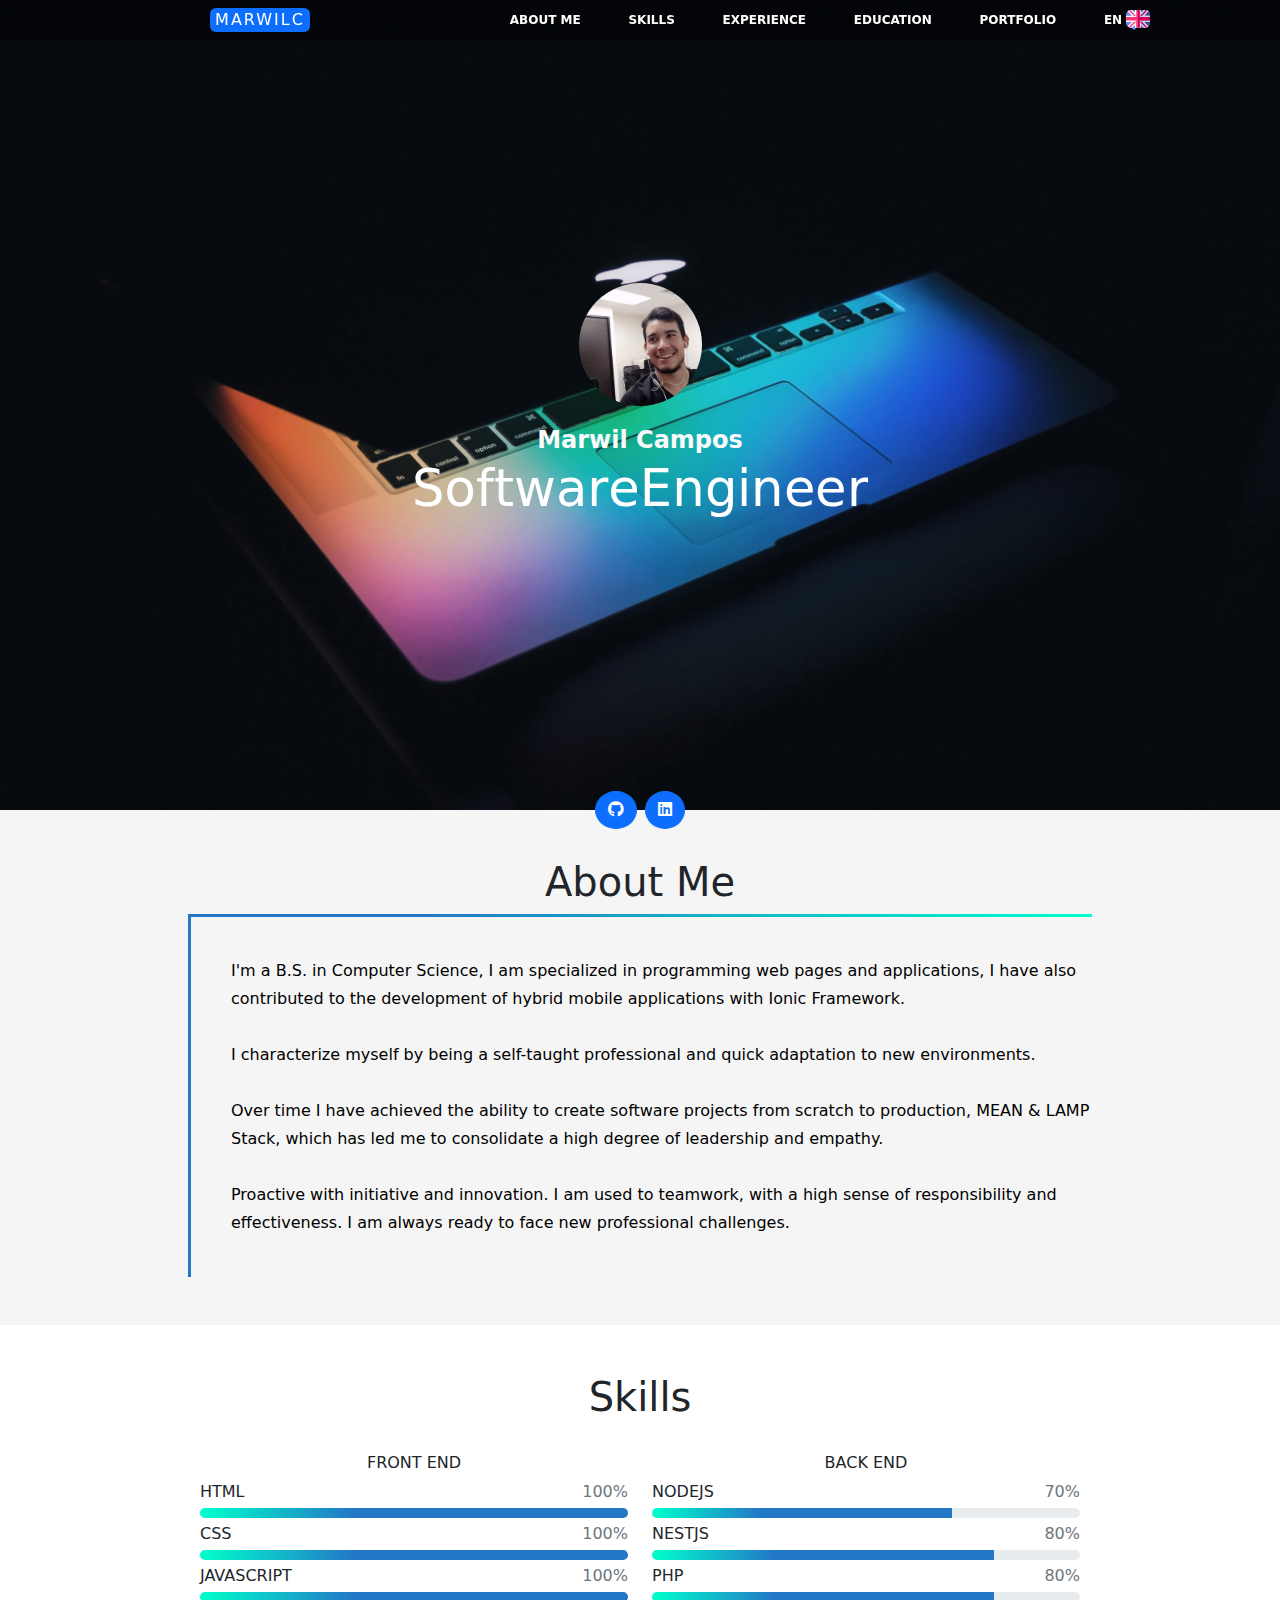
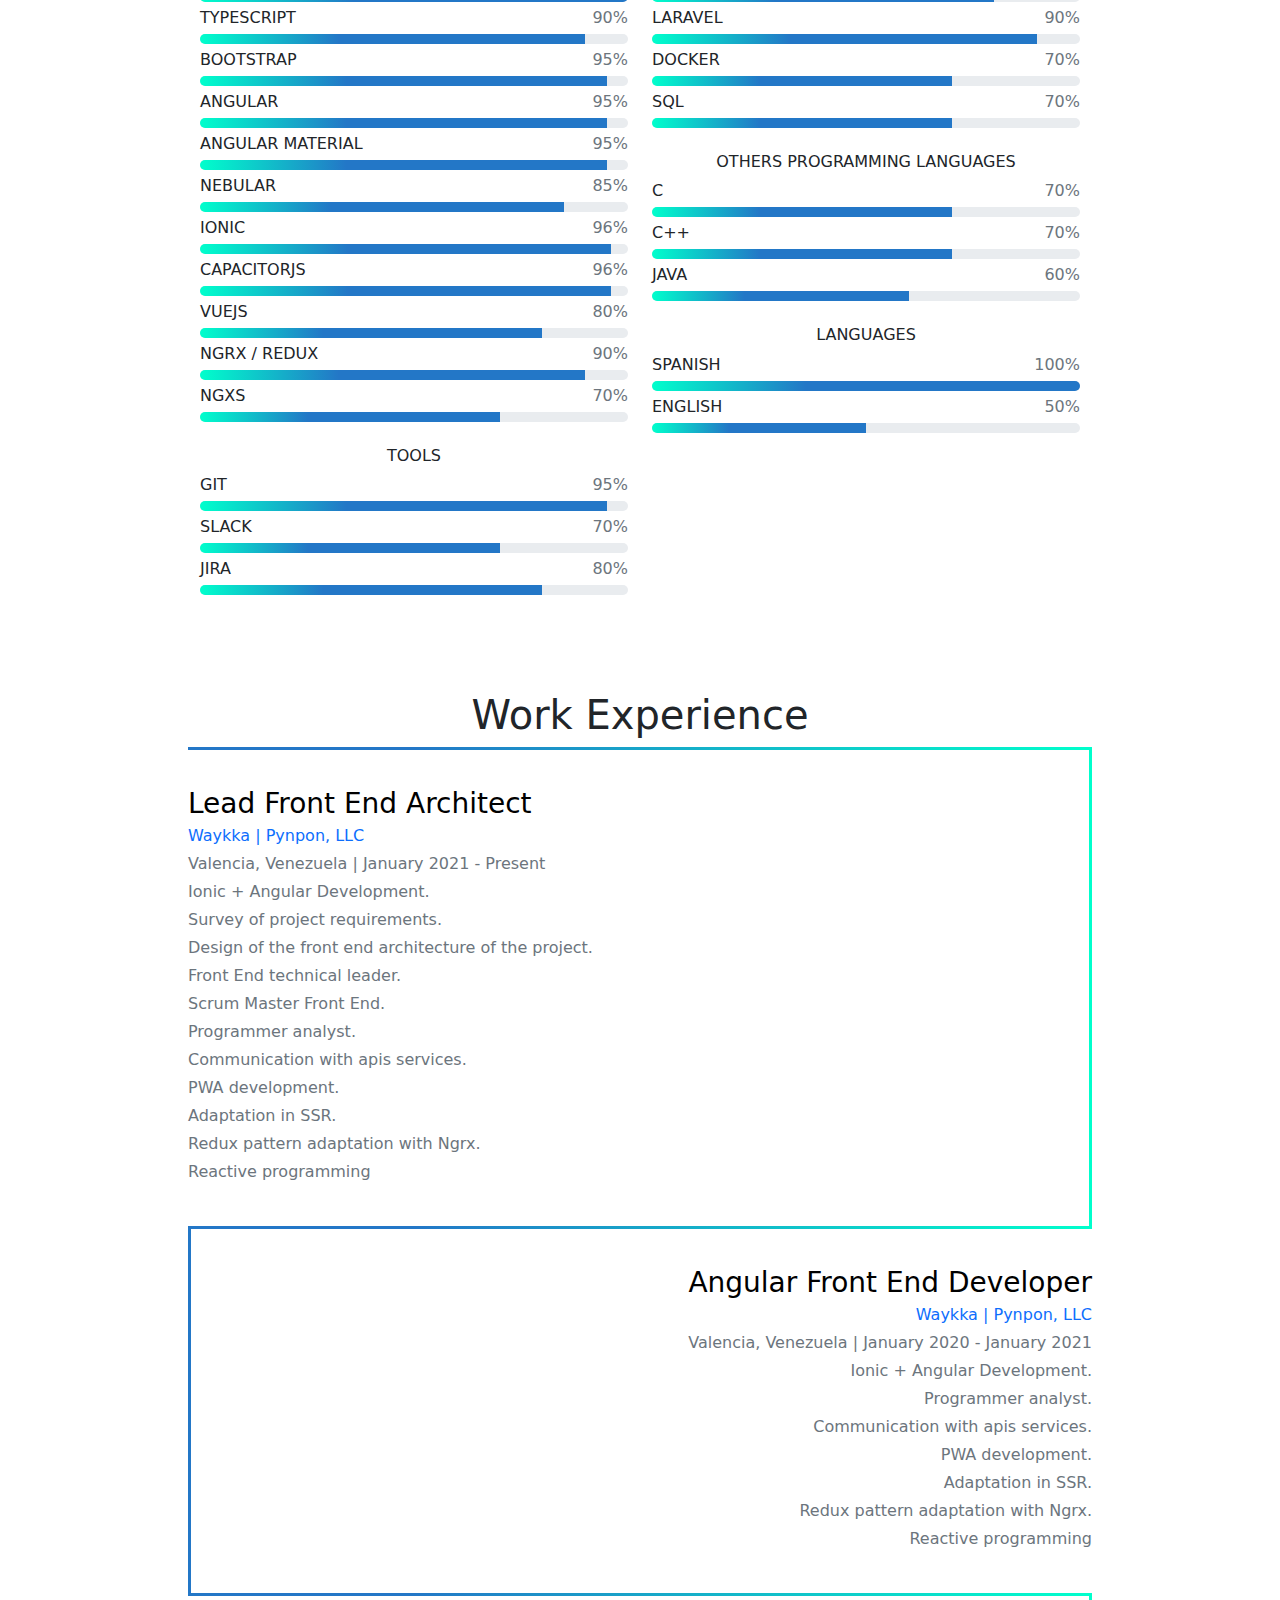
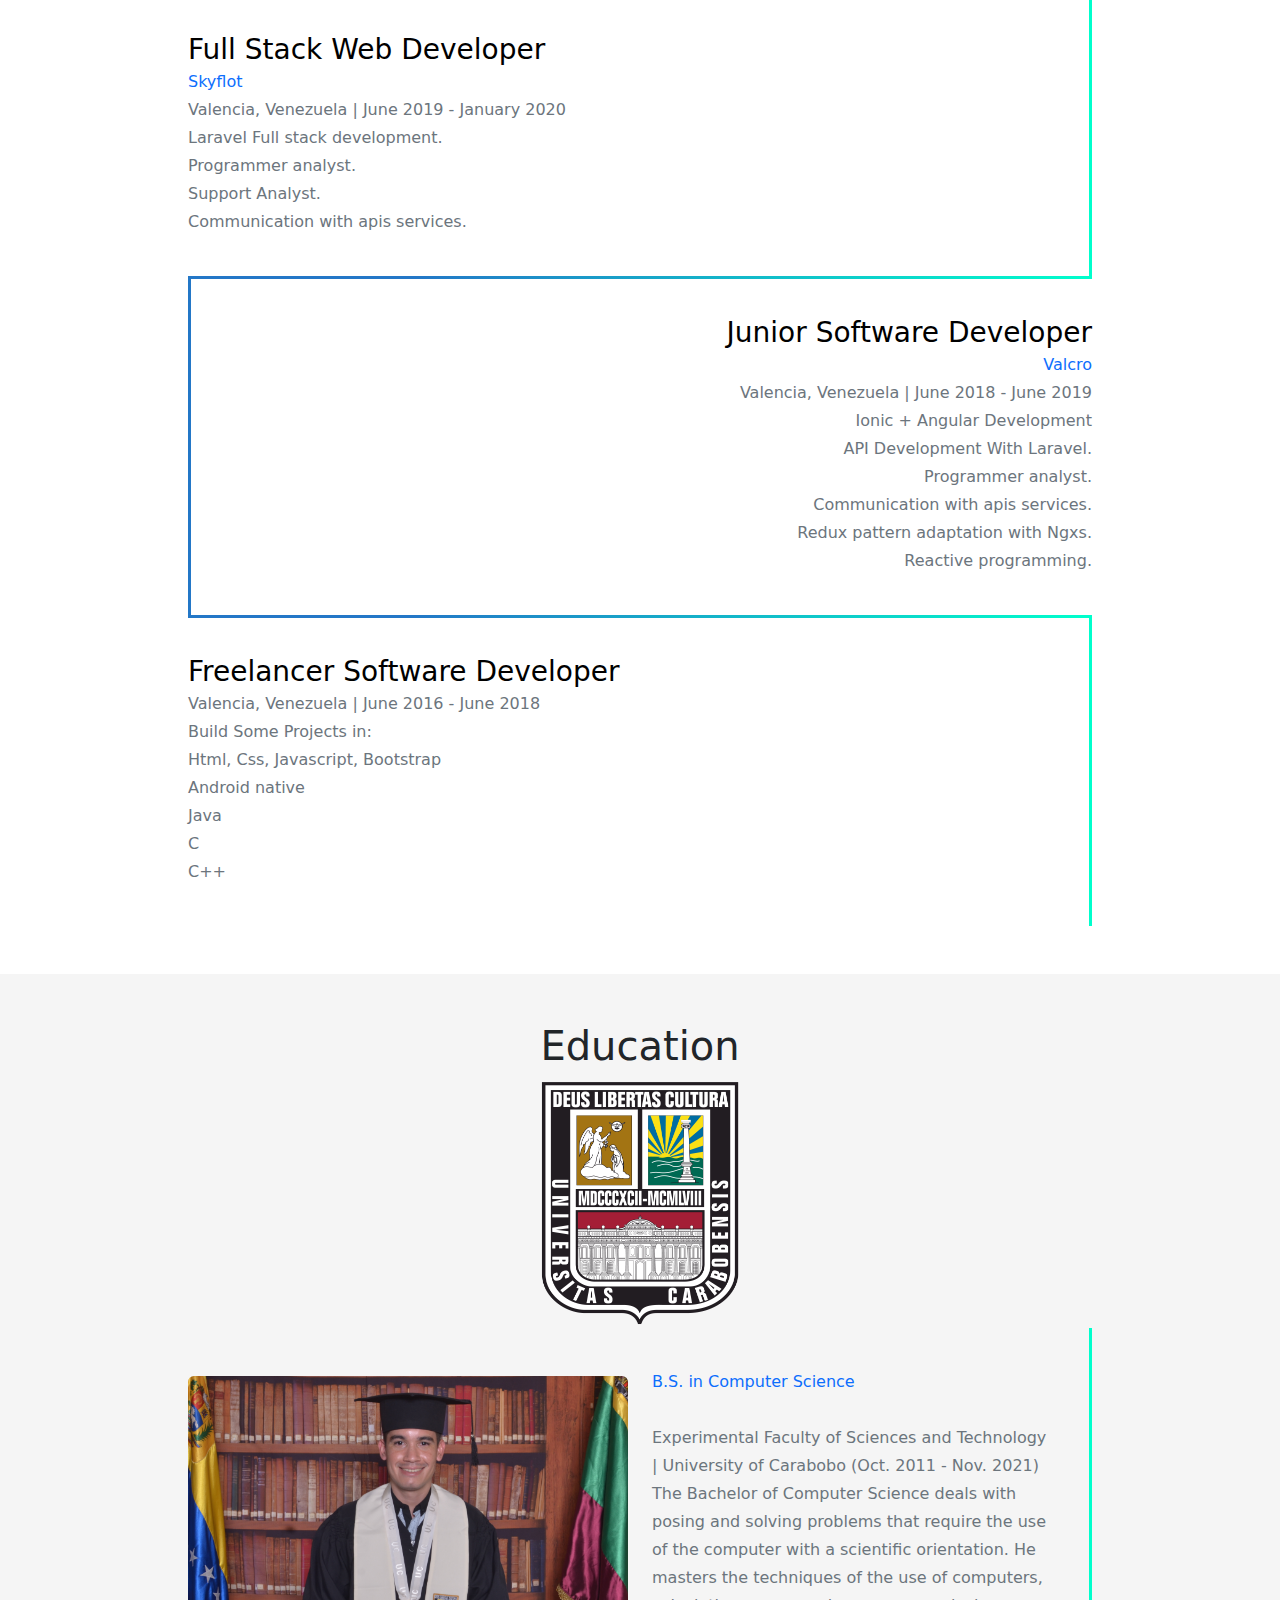
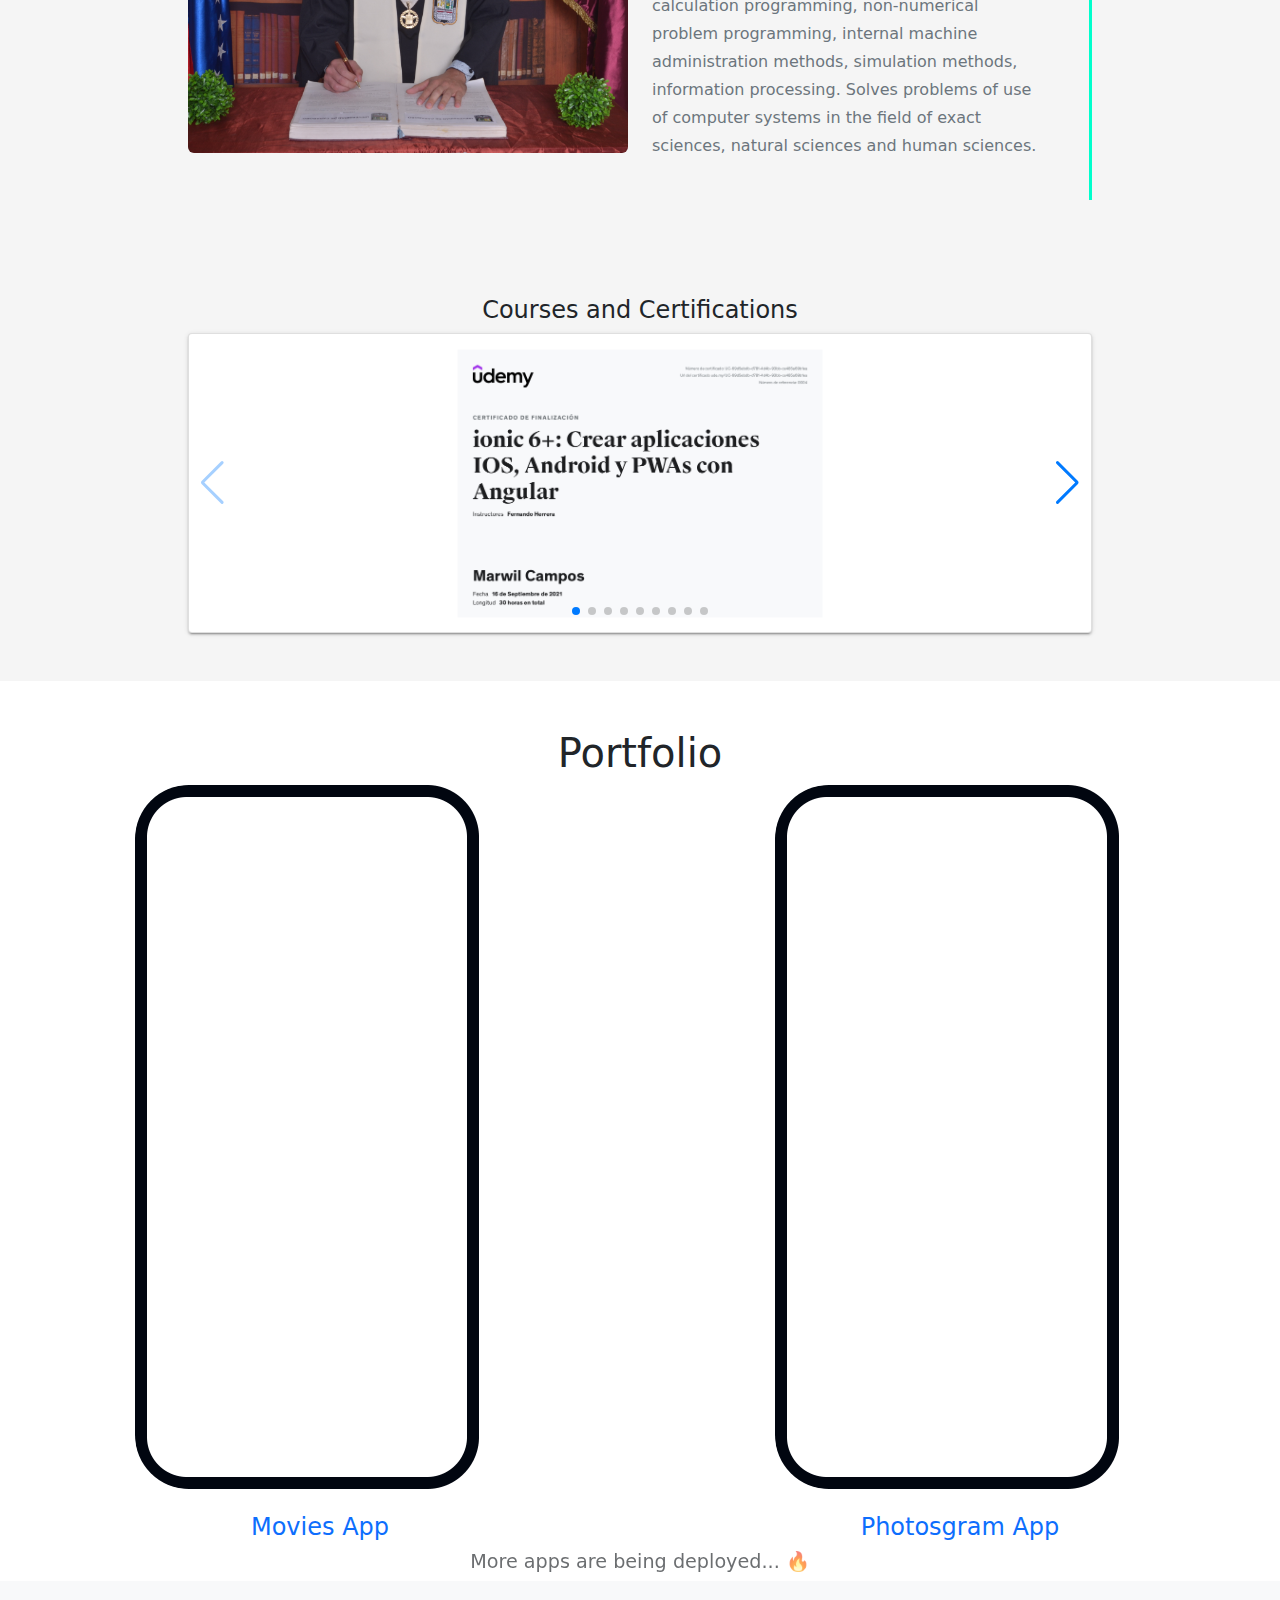
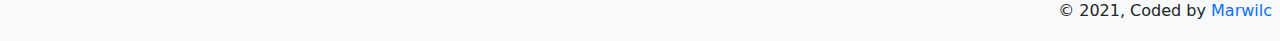
<file: index.html>
<!doctype html>
<html>

<head>
    <meta charset="utf-8">

    <title>Marwil Campos</title>
    <base href="/">

    <meta content="Marwil Campos"
          name="description" />

    <meta name="keywords"
          content="angular, software, development" />

    <meta name="viewport"
          content="width=device-width, initial-scale=1.0, maximum-scale=1.0, minimum-scale=1.0, user-scalable=no" />

    <meta name="mobile-web-app-capable"
          content="yes" />
    <meta name="apple-mobile-web-app-status-bar-style"
          content="translucent">

    <meta name="theme-color"
          content="#1D308F" />

    <!-- Meta Tag -->
    <meta charset="UTF-8">
    <meta name="viewport"
          content="width=device-width, initial-scale=1.0">
    <meta http-equiv="X-UA-Compatible"
          content="IE=edge">

    <!-- SEO -->
    <meta name="author"
          content="marwilc">
    <meta name="url"
          content="https://marwilc.github.io">
    <meta name="copyright"
          content="marwil campos">
    <meta name="robots"
          content="index,follow">



    <link rel="icon"
          type="image/x-icon"
          href="/assets/img/marwil3.jpg">

    <link href="/assets/bootstrap/css/bootstrap.min.css"
          rel="stylesheet">

    <link href="/assets/css/styles.css"
          rel="stylesheet">

    <link href="/assets/fontawesome/css/all.min.css"
          rel="stylesheet">


    <script src="/assets/bootstrap/js/bootstrap.bundle.min.js"></script>

    <link rel="stylesheet"
          href="/assets/swiper/css/swiper-bundle.min.css" />

    <link rel="stylesheet"
          href="/assets/css/animate.css" />

    <script src="/assets/swiper/js/swiper-bundle.min.js"></script>

    <script src="/assets/js/anime.min.js"></script>
    <script src="/firebase-messaging-sw.js"></script>


</head>

<body>

    <!-- Preloader Start -->
    <div id="preloader">
        <div class="spinner">
            <div class="rect1"></div>
            <div class="rect2"></div>
            <div class="rect3"></div>
            <div class="rect4"></div>
            <div class="rect5"></div>
        </div>
    </div>
    <!-- Preloader End -->

    <header id="home">

        <div class="top-header p-2">
            <div class="container text-light">

                <div class="row">
                    <div class="col-4 text-end text-uppercase d-none d-sm-flex justify-content-center align-items-center">
                        <a href="#home"
                           class="name-badge">MarwilC
                        </a>

                    </div>

                    <div class="col align-items-center nav-options-row d-none d-sm-flex">

                        <div class=" text-center text-uppercase fw-bolder text-12">

                            <a href="#about"
                               class="d-block text-a-header transition-elevate"
                               lang="en">About Me</a>

                            <a href="#about"
                               class="d-none text-a-header transition-elevate"
                               lang="es">Acerca de mi</a>
                        </div>

                        <div class=" text-center text-uppercase fw-bolder text-12">

                            <a href="#skills"
                               class="d-block text-a-header transition-elevate"
                               lang="en">Skills</a>

                            <a href="#skills"
                               class="d-none text-a-header transition-elevate"
                               lang="es">Habilidades</a>
                        </div>
                        <div class=" text-center text-uppercase fw-bolder text-12">

                            <a href="#experience"
                               class="d-block text-a-header transition-elevate"
                               lang="en">Experience</a>

                            <a href="#experience"
                               class="d-none text-a-header transition-elevate"
                               lang="es">Experiencia</a>
                        </div>
                        <div class=" text-center text-uppercase fw-bolder text-12">

                            <a href="#education"
                               class="d-block text-a-header transition-elevate"
                               lang="en">Education</a>

                            <a href="#education"
                               class="d-none text-a-header transition-elevate"
                               lang="es">Educacion</a>
                        </div>


                        <div class=" text-center text-uppercase fw-bolder text-12">

                            <a href="#portfolio"
                               class="d-block text-a-header transition-elevate"
                               lang="en">Portfolio</a>

                            <a href="#portfolio"
                               class="d-none text-a-header transition-elevate"
                               lang="es">Portafolio</a>
                        </div>


                        <div class="text-center text-uppercase fw-bolder text-12">

                            <a href="#lang"
                               class="d-flex justify-content-center align-items-center text-a-header transition-elevate"
                               onclick="setLang('en')"
                               lang="en">En
                                <img src="/assets/img/english.svg"
                                     class="ms-1 icon"
                                     lang="en">
                            </a>



                            <a href="#lang"
                               onclick="setLang('es')"
                               class="d-none justify-content-center align-items-center text-a-header transition-elevate"
                               lang="es">Es
                                <img src="/assets/img/spanish.svg"
                                     class="ms-1 icon d-none"
                                     lang="es">
                            </a>


                        </div>


                    </div>
                </div>



                <div class="row d-flex d-sm-none">
                    <div class="col">
                        <!-- <i class="fas fa-bars"></i> -->
                        <div class="dropdown">
                            <button class="btn dropdown-toggle text-light"
                                    type="button"
                                    id="dropdownMenuButton1"
                                    data-bs-toggle="dropdown"
                                    aria-expanded="false">
                                <i class="fas fa-bars text-light"></i>

                            </button>
                            <ul class="dropdown-menu bg-dark"
                                aria-labelledby="dropdownMenuButton1">
                                <li>

                                    <a href="#about"
                                       class="dropdown-item d-block text-a-header transition-elevate"
                                       lang="en">About Me</a>

                                    <a href="#about"
                                       class="dropdown-item d-none text-a-header transition-elevate"
                                       lang="es">Acerca de mi</a>

                                </li>
                                <li>

                                    <a href="#skills"
                                       class="dropdown-item d-block text-a-header transition-elevate"
                                       lang="en">Skills</a>

                                    <a href="#skills"
                                       class="dropdown-item d-none text-a-header transition-elevate"
                                       lang="es">Habilidades</a>

                                </li>
                                <li>

                                    <a href="#experience"
                                       class="dropdown-item d-block text-a-header transition-elevate"
                                       lang="en">Experience</a>

                                    <a href="#experience"
                                       class="dropdown-item d-none text-a-header transition-elevate"
                                       lang="es">Experiencia</a>

                                </li>

                                <li>
                                    <a href="#education"
                                       class="dropdown-item d-block text-a-header transition-elevate"
                                       lang="en">Education</a>

                                    <a href="#education"
                                       class="dropdown-item d-none text-a-header transition-elevate"
                                       lang="es">Educacion</a>
                                </li>

                                <li>
                                    <a href="#portfolio"
                                       class="dropdown-item d-block text-a-header transition-elevate"
                                       lang="en">Portfolio</a>

                                    <a href="#portfolio"
                                       class="dropdown-item d-none text-a-header transition-elevate"
                                       lang="es">Portafolio</a>
                                </li>

                                <li>

                                    <a href="#lang"
                                       class="dropdown-item d-flex  text-a-header transition-elevate"
                                       onclick="setLang('en')"
                                       lang="en">En
                                        <img src="/assets/img/english.svg"
                                             class="ms-1 icon"
                                             lang="en">
                                    </a>



                                    <a href="#lang"
                                       onclick="setLang('es')"
                                       class="dropdown-item d-none  text-a-header transition-elevate"
                                       lang="es">Es
                                        <img src="/assets/img/spanish.svg"
                                             class="ms-1 icon d-none"
                                             lang="es">
                                    </a>
                                </li>
                            </ul>
                        </div>
                    </div>




                    <div class="col text-end text-uppercase">
                        <span class="name-badge">MarwilC</span>
                    </div>
                </div>
            </div>

        </div>

        <div class="top-background">

            <div class="avatar">
                <img class="img-avatar"
                     draggable="false"
                     src="/assets/img/marwilc_profile.jpg"
                     alt="marwil">
            </div>




            <div class="mt-3">
                <span class="text-light fs-4 fw-bolder">
                    Marwil Campos
                </span>

            </div>


            <h1 class="ml14">
                <span class="text-wrapper">
                    <span class="letters d-flex justify-content-center align-items-center"
                          lang="en"> Software Engineer
                    </span>

                    <span class="letters d-none justify-content-center align-items-center text-center"
                          lang="es">Ingeniero de Software
                    </span>
                </span>
            </h1>

            <!-- <div>
                <span class="text-light fs-6 fw-bolder text-uppercase d-block"
                      lang="en">
                    Software Engineer
                </span>
                <span class="text-light fs-6 fw-bolder text-uppercase d-none"
                      lang="es">
                    Ingeniero de Software
                </span>
            </div> -->

            <div class="d-flex flex-row justify-content-center align-items-center social-networks">

                <a type="button"
                   href="https://github.com/marwilc"
                   class="btn transition-elevate mx-1 btn-primary rounded-circle">
                    <i class="fab fa-github"></i>

                </a>

                <a type="button"
                   href="https://www.linkedin.com/in/marwil-campos-ortiz-09892a138/"
                   class="btn transition-elevate mx-1 btn-primary rounded-circle">
                    <i class="fab fa-linkedin"></i>
                </a>

                <!-- <a type="button"
                   href="https://twitter.com/"
                   class="btn transition-elevate mx-1 btn-primary rounded-circle">
                    <i class="fab fa-twitter"></i>
                </a> -->

                

                <!-- <a type="button"
                   href="https://t.me/"
                   class="btn transition-elevate mx-1 btn-primary rounded-circle">
                    <i class="fab fa-telegram"></i>
                </a> -->
                <!-- <a type="button"
                   href="mailto:"
                   class="btn transition-elevate mx-1 btn-primary rounded-circle">
                    <i class="fas fa-envelope-square"></i>
                </a> -->
            </div>
        </div>

    </header>


    <section id="about"
             class="bg-gray-section justify-content-center flex-column align-items-center d-flex">

        <div class="d-flex justify-content-center flex-column align-items-center p-5">
            <h1 class="text-dark d-block"
                lang="en">About Me</h1>
            <p lang="en"
               class="d-block">

                I'm a B.S. in Computer Science, I am specialized in programming web pages and applications, I have also contributed to the development of hybrid mobile applications with Ionic Framework.
                <br>
                <br>

                I characterize myself by being a self-taught professional and quick adaptation to new environments.
                <br>
                <br>
                Over time I have achieved the ability to create software projects from scratch to production, MEAN
                & LAMP Stack, which has led me to consolidate a high degree of leadership and empathy.

                <br>
                <br>
                Proactive with initiative and innovation. I am used to teamwork, with a high sense of responsibility
                and effectiveness. I am always ready to face new professional challenges.

            </p>


            <h1 class="text-dark d-none"
                lang="es">Acerca de mi</h1>
            <p lang="es"
               class="d-none">

                Soy Licenciado en Ciencias de la Computación, estoy especializado en la programación de páginas web y aplicaciones, también he contribuido al desarrollo de aplicaciones móviles híbridas con Ionic Framework.
                <br>
                <br>
                Me caracterizo por ser un profesional autodidacta y de rápida adaptación a nuevos entornos.
                <br>
                <br>
                Con el tiempo he logrado la capacidad de crear proyectos de software desde cero hasta producción, MEAN & LAMP Stack, lo que me ha llevado a consolidar un alto grado de liderazgo y empatía.

                <br>
                <br>
                Proactivo con iniciativa e innovación. Estoy acostumbrado al trabajo en equipo, con un alto sentido de responsabilidad y eficacia. Siempre estoy dispuesto a afrontar nuevos retos profesionales.

            </p>
        </div>

    </section>

    <section id="skills"
             class="skills-section d-flex justify-content-center flex-column align-items-center">

        <div class="d-flex justify-content-center flex-column align-items-center p-5 w-1000px timeline">

            <h1 class="text-dark d-block"
                lang="en">Skills</h1>

            <h1 class="text-dark d-none"
                lang="es">Habilidades</h1>

            <div class="row w-100">

                <div class="col">

                    <h6 class="text-center text-uppercase mt-4">Front End</h6>

                    <div class="d-flex justify-content-between mt-1 mb-1">
                        <span class="text-start text-uppercase">Html</span>
                        <span class="text-end fs-6 text-muted text-uppercase">100%</span>
                    </div>
                    <div class="progress rounded-10">
                        <div class="progress-bar"
                             role="progressbar"
                             style="width: 100%"
                             aria-valuenow="100"
                             aria-valuemin="0"
                             aria-valuemax="100">
                        </div>
                    </div>

                    <div class="d-flex justify-content-between mt-1 mb-1">
                        <span class="text-start text-uppercase">CSS</span>
                        <span class="text-end fs-6 text-muted text-uppercase">100%</span>
                    </div>
                    <div class="progress rounded-10">
                        <div class="progress-bar"
                             role="progressbar"
                             style="width: 100%"
                             aria-valuenow="100"
                             aria-valuemin="0"
                             aria-valuemax="100">
                        </div>
                    </div>

                    <div class="d-flex justify-content-between mt-1 mb-1">
                        <span class="text-start text-uppercase">JavaScript</span>
                        <span class="text-end fs-6 text-muted text-uppercase">100%</span>
                    </div>
                    <div class="progress rounded-10">
                        <div class="progress-bar "
                             role="progressbar"
                             style="width: 100%"
                             aria-valuenow="100"
                             aria-valuemin="0"
                             aria-valuemax="100">
                        </div>
                    </div>

                    <div class="d-flex justify-content-between mt-1 mb-1">
                        <span class="text-start text-uppercase">Typescript</span>
                        <span class="text-end fs-6 text-muted text-uppercase">90%</span>
                    </div>
                    <div class="progress rounded-10">
                        <div class="progress-bar"
                             role="progressbar"
                             style="width: 90%"
                             aria-valuenow="90"
                             aria-valuemin="0"
                             aria-valuemax="100">
                        </div>
                    </div>

                    <div class="d-flex justify-content-between mt-1 mb-1">
                        <span class="text-start text-uppercase">Bootstrap</span>
                        <span class="text-end fs-6 text-muted text-uppercase">95%</span>
                    </div>
                    <div class="progress rounded-10">
                        <div class="progress-bar"
                             role="progressbar"
                             style="width: 95%"
                             aria-valuenow="95"
                             aria-valuemin="0"
                             aria-valuemax="100">
                        </div>
                    </div>

                    <div class="d-flex justify-content-between mt-1 mb-1">
                        <span class="text-start text-uppercase">Angular</span>
                        <span class="text-end fs-6 text-muted text-uppercase">95%</span>
                    </div>
                    <div class="progress rounded-10">
                        <div class="progress-bar"
                             role="progressbar"
                             style="width: 95%"
                             aria-valuenow="95"
                             aria-valuemin="0"
                             aria-valuemax="100">
                        </div>
                    </div>

                    <div class="d-flex justify-content-between mt-1 mb-1">
                        <span class="text-start text-uppercase">Angular Material</span>
                        <span class="text-end fs-6 text-muted text-uppercase">95%</span>
                    </div>
                    <div class="progress rounded-10">
                        <div class="progress-bar"
                             role="progressbar"
                             style="width: 95%"
                             aria-valuenow="95"
                             aria-valuemin="0"
                             aria-valuemax="100">
                        </div>
                    </div>



                    <div class="d-flex justify-content-between mt-1 mb-1">
                        <span class="text-start text-uppercase">Nebular</span>
                        <span class="text-end fs-6 text-muted text-uppercase">85%</span>
                    </div>
                    <div class="progress rounded-10">
                        <div class="progress-bar"
                             role="progressbar"
                             style="width: 85%"
                             aria-valuenow="85"
                             aria-valuemin="0"
                             aria-valuemax="100">
                        </div>
                    </div>

                    <div class="d-flex justify-content-between mt-1 mb-1">
                        <span class="text-start text-uppercase">Ionic</span>
                        <span class="text-end fs-6 text-muted text-uppercase">96%</span>
                    </div>

                    <div class="progress rounded-10">
                        <div class="progress-bar"
                             role="progressbar"
                             style="width: 96%"
                             aria-valuenow="96"
                             aria-valuemin="0"
                             aria-valuemax="100">
                        </div>
                    </div>

                    <div class="d-flex justify-content-between mt-1 mb-1">
                        <span class="text-start text-uppercase">Capacitorjs</span>
                        <span class="text-end fs-6 text-muted text-uppercase">96%</span>
                    </div>
                    <div class="progress rounded-10">
                        <div class="progress-bar"
                             role="progressbar"
                             style="width: 96%"
                             aria-valuenow="96"
                             aria-valuemin="0"
                             aria-valuemax="100">
                        </div>
                    </div>

                    <div class="d-flex justify-content-between mt-1 mb-1">
                        <span class="text-start text-uppercase">VueJs</span>
                        <span class="text-end fs-6 text-muted text-uppercase">80%</span>
                    </div>
                    <div class="progress rounded-10">
                        <div class="progress-bar"
                             role="progressbar"
                             style="width: 80%"
                             aria-valuenow="80"
                             aria-valuemin="0"
                             aria-valuemax="100">
                        </div>
                    </div>

                    <div class="d-flex justify-content-between mt-1 mb-1">
                        <span class="text-start text-uppercase">Ngrx / Redux</span>
                        <span class="text-end fs-6 text-muted text-uppercase">90%</span>
                    </div>
                    <div class="progress rounded-10">
                        <div class="progress-bar"
                             role="progressbar"
                             style="width: 90%"
                             aria-valuenow="90"
                             aria-valuemin="0"
                             aria-valuemax="100">
                        </div>
                    </div>


                    <div class="d-flex justify-content-between mt-1 mb-1">
                        <span class="text-start text-uppercase">Ngxs</span>
                        <span class="text-end fs-6 text-muted text-uppercase">70%</span>
                    </div>
                    <div class="progress rounded-10">
                        <div class="progress-bar"
                             role="progressbar"
                             style="width: 70%"
                             aria-valuenow="70"
                             aria-valuemin="0"
                             aria-valuemax="100">
                        </div>
                    </div>


                    <h6 class="text-center text-uppercase mt-4 justify-content-center"
                        lang="en">Tools</h6>

                    <h6 class="text-center text-uppercase mt-4 justify-content-center d-none"
                        lang="es">Herramientas</h6>


                    <div class="d-flex justify-content-between mt-1 mb-1">
                        <span class="text-start text-uppercase">GIT</span>
                        <span class="text-end fs-6 text-muted text-uppercase">95%</span>
                    </div>
                    <div class="progress rounded-10">
                        <div class="progress-bar"
                             role="progressbar"
                             style="width: 95%"
                             aria-valuenow="95"
                             aria-valuemin="0"
                             aria-valuemax="100">
                        </div>
                    </div>


                    <div class="d-flex justify-content-between mt-1 mb-1">
                        <span class="text-start text-uppercase">Slack</span>
                        <span class="text-end fs-6 text-muted text-uppercase">70%</span>
                    </div>
                    <div class="progress rounded-10">
                        <div class="progress-bar"
                             role="progressbar"
                             style="width: 70%"
                             aria-valuenow="70"
                             aria-valuemin="0"
                             aria-valuemax="100">
                        </div>
                    </div>


                    <div class="d-flex justify-content-between mt-1 mb-1">
                        <span class="text-start text-uppercase">Jira</span>
                        <span class="text-end fs-6 text-muted text-uppercase">80%</span>
                    </div>
                    <div class="progress rounded-10">
                        <div class="progress-bar"
                             role="progressbar"
                             style="width: 80%"
                             aria-valuenow="80"
                             aria-valuemin="0"
                             aria-valuemax="100">
                        </div>
                    </div>


                </div>

                <div class="col">
                    <h6 class="text-center text-uppercase mt-4">Back End</h6>


                    <div class="d-flex justify-content-between mt-1 mb-1">
                        <span class="text-start text-uppercase">NodeJs</span>
                        <span class="text-end fs-6 text-muted text-uppercase">70%</span>
                    </div>
                    <div class="progress rounded-10">
                        <div class="progress-bar"
                             role="progressbar"
                             style="width: 70%"
                             aria-valuenow="70"
                             aria-valuemin="0"
                             aria-valuemax="100">
                        </div>
                    </div>


                    <div class="d-flex justify-content-between mt-1 mb-1">
                        <span class="text-start text-uppercase">NestJs</span>
                        <span class="text-end fs-6 text-muted text-uppercase">80%</span>
                    </div>
                    <div class="progress rounded-10">
                        <div class="progress-bar"
                             role="progressbar"
                             style="width: 80%"
                             aria-valuenow="80"
                             aria-valuemin="0"
                             aria-valuemax="100">
                        </div>
                    </div>


                    <div class="d-flex justify-content-between mt-1 mb-1">
                        <span class="text-start text-uppercase">PHP</span>
                        <span class="text-end fs-6 text-muted text-uppercase">80%</span>
                    </div>
                    <div class="progress rounded-10">
                        <div class="progress-bar"
                             role="progressbar"
                             style="width: 80%"
                             aria-valuenow="80"
                             aria-valuemin="0"
                             aria-valuemax="100">
                        </div>
                    </div>



                    <div class="d-flex justify-content-between mt-1 mb-1">
                        <span class="text-start text-uppercase">Laravel</span>
                        <span class="text-end fs-6 text-muted text-uppercase">90%</span>
                    </div>
                    <div class="progress rounded-10">
                        <div class="progress-bar"
                             role="progressbar"
                             style="width: 90%"
                             aria-valuenow="90"
                             aria-valuemin="0"
                             aria-valuemax="100">
                        </div>
                    </div>


                    <div class="d-flex justify-content-between mt-1 mb-1">
                        <span class="text-start text-uppercase">Docker</span>
                        <span class="text-end fs-6 text-muted text-uppercase">70%</span>
                    </div>
                    <div class="progress rounded-10">
                        <div class="progress-bar"
                             role="progressbar"
                             style="width: 70%"
                             aria-valuenow="70"
                             aria-valuemin="0"
                             aria-valuemax="100">
                        </div>
                    </div>



                    <div class="d-flex justify-content-between mt-1 mb-1">
                        <span class="text-start text-uppercase">SQL</span>
                        <span class="text-end fs-6 text-muted text-uppercase">70%</span>
                    </div>
                    <div class="progress rounded-10">
                        <div class="progress-bar"
                             role="progressbar"
                             style="width: 70%"
                             aria-valuenow="70"
                             aria-valuemin="0"
                             aria-valuemax="100">
                        </div>
                    </div>


                    <h6 class="text-center text-uppercase justify-content-center mt-4 d-block"
                        lang="en">Others Programming Languages</h6>

                    <h6 class="text-center text-uppercase mt-4 d-none justify-content-center"
                        lang="es">Otros Lenguajes de programación</h6>




                    <div class="d-flex justify-content-between mt-1 mb-1">
                        <span class="text-start text-uppercase">C</span>
                        <span class="text-end fs-6 text-muted text-uppercase">70%</span>
                    </div>
                    <div class="progress rounded-10">
                        <div class="progress-bar"
                             role="progressbar"
                             style="width: 70%"
                             aria-valuenow="70"
                             aria-valuemin="0"
                             aria-valuemax="100">
                        </div>
                    </div>

                    <div class="d-flex justify-content-between mt-1 mb-1">
                        <span class="text-start text-uppercase">C++</span>
                        <span class="text-end fs-6 text-muted text-uppercase">70%</span>
                    </div>
                    <div class="progress rounded-10">
                        <div class="progress-bar"
                             role="progressbar"
                             style="width: 70%"
                             aria-valuenow="70"
                             aria-valuemin="0"
                             aria-valuemax="100">
                        </div>
                    </div>


                    <div class="d-flex justify-content-between mt-1 mb-1">
                        <span class="text-start text-uppercase">Java</span>
                        <span class="text-end fs-6 text-muted text-uppercase">60%</span>
                    </div>
                    <div class="progress rounded-10">
                        <div class="progress-bar"
                             role="progressbar"
                             style="width: 60%"
                             aria-valuenow="60"
                             aria-valuemin="0"
                             aria-valuemax="100">
                        </div>
                    </div>

                    <h6 class="text-center text-uppercase mt-4 justify-content-center"
                        lang="en">Languages</h6>


                    <h6 class="text-center text-uppercase mt-4 d-none justify-content-center"
                        lang="es">Idiomas</h6>


                    <div class="d-flex justify-content-between mt-1 mb-1">
                        <span class="text-start text-uppercase">Spanish</span>
                        <span class="text-end fs-6 text-muted text-uppercase">100%</span>
                    </div>
                    <div class="progress rounded-10">
                        <div class="progress-bar"
                             role="progressbar"
                             style="width: 100%"
                             aria-valuenow="100"
                             aria-valuemin="0"
                             aria-valuemax="100">
                        </div>
                    </div>

                    <div class="d-flex justify-content-between mt-1 mb-1">
                        <span class="text-start text-uppercase">English</span>
                        <span class="text-end fs-6 text-muted text-uppercase">50%</span>
                    </div>
                    <div class="progress rounded-10">
                        <div class="progress-bar"
                             role="progressbar"
                             style="width: 50%"
                             aria-valuenow="50"
                             aria-valuemin="0"
                             aria-valuemax="100">
                        </div>
                    </div>


                </div>

            </div>


        </div>
    </section>


    <section id="experience">

        <div class="timeline d-flex justify-content-center flex-column align-items-center p-5 w-1000px">

            <h1 class="text-dark d-block"
                lang="en">Work Experience</h1>

            <h1 class="text-dark d-none"
                lang="es">Experiencia de Trabajo</h1>



            <p class="w-100">
                <span class="fs-3">
                    Lead Front End Architect
                </span>



                <br>

                <span class="text-primary"> Waykka | Pynpon, LLC</span>

                <br>


                <span class="text-muted">
                    Valencia, Venezuela | January 2021 - Present
                </span>

                <br>

                <span class="text-muted">
                    Ionic + Angular Development.
                    <br>
                    Survey of project requirements.
                    <br>
                    Design of the front end architecture of the project.
                    <br>
                    Front End technical leader.
                    <br>
                    Scrum Master Front End.
                    <br>
                    Programmer analyst.
                    <br>
                    Communication with apis services.
                    <br>
                    PWA development.
                    <br>
                    Adaptation in SSR.
                    <br>
                    Redux pattern adaptation with Ngrx.
                    <br>
                    Reactive programming
                </span>

            </p>


            <p class="w-100 text-end">
                <span class="fs-3">
                    Angular Front End Developer
                </span>

                <br>

                <span class="text-primary"> Waykka | Pynpon, LLC</span>

                <br>


                <span class="text-muted">
                    Valencia, Venezuela | January 2020 - January 2021
                </span>

                <br>

                <span class="text-muted">
                    Ionic + Angular Development.
                    <br>
                    Programmer analyst.
                    <br>
                    Communication with apis services.
                    <br>
                    PWA development.
                    <br>
                    Adaptation in SSR.
                    <br>
                    Redux pattern adaptation with Ngrx.
                    <br>
                    Reactive programming
                </span>

            </p>



            <p class="w-100 ">
                <span class="fs-3">
                    Full Stack Web Developer
                </span>

                <br>

                <span class="text-primary">Skyflot</span>

                <br>


                <span class="text-muted">
                    Valencia, Venezuela | June 2019 - January 2020
                </span>

                <br>

                <span class="text-muted">
                    Laravel Full stack development.
                    <br>
                    Programmer analyst.
                    <br>
                    Support Analyst.
                    <br>
                    Communication with apis services.
                </span>

            </p>

            <p class="w-100 text-end">
                <span class="fs-3">
                    Junior Software Developer
                </span>

                <br>

                <span class="text-primary">Valcro</span>

                <br>


                <span class="text-muted">
                    Valencia, Venezuela | June 2018 - June 2019
                </span>

                <br>

                <span class="text-muted">
                    Ionic + Angular Development
                    <br>
                    API Development With Laravel.
                    <br>
                    Programmer analyst.
                    <br>
                    Communication with apis services.
                    <br>
                    Redux pattern adaptation with Ngxs.
                    <br>
                    Reactive programming.
                </span>
            </p>


            <p class="w-100">
                <span class="fs-3">
                    Freelancer Software Developer
                </span>
                <br>
                <span class="text-muted">
                    Valencia, Venezuela | June 2016 - June 2018
                </span>

                <br>

                <span class="text-muted">
                    Build Some Projects in:
                    <br>
                    Html, Css, Javascript, Bootstrap
                    <br>
                    Android native
                    <br>
                    Java
                    <br>
                    C
                    <br>
                    C++
                    <br>

                </span>
            </p>
        </div>
    </section>

    <section id="education"
             class="bg-gray-section  ">
        <div class="timeline d-flex justify-content-center flex-column align-items-center p-5 ">
            <h1 class="text-dark d-block"
                lang="en">Education</h1>

            <div class="education-avatar">
                <img src="assets/img/uc.png"
                     class="img-uc">
            </div>


            <div class="row">
                <div class="col d-none d-sm-flex justify-content-center align-items-center">
                    <img src="assets/img/acto.JPG"
                         class="img-acto ">
                </div>

                <div class="col">
                    <p>
                        <span class="text-primary d-flex"
                              lang="en">
                            B.S. in Computer Science
                        </span>

                        <span class="text-primary d-none"
                              lang="es">
                            Licenciado en Ciencias de la Computación
                        </span>

                        <br>

                        <span class="text-muted d-block"
                              lang="en">

                            Experimental Faculty of Sciences and Technology | University of Carabobo (Oct. 2011 - Nov. 2021)

                            <br>

                            The Bachelor of Computer Science deals with posing and solving problems that require the use of the computer with a scientific orientation. He masters the techniques of the use of computers, calculation programming, non-numerical problem programming, internal machine administration methods, simulation methods, information processing. Solves problems of use of computer systems in the field of exact sciences, natural sciences and human sciences.

                        </span>

                        <span class="text-muted d-none"
                              lang="es">

                            Facultad de Ciencia y Tecnología | Universidad de Carabobo (Oct. 2011 - Nov. 2021)

                            <br>

                            El Licenciado en Computación se ocupa de plantear y de resolver problemas que requieren la utilización del computador con una orientación científica. Domina las técnicas del uso de las computadoras, programación de cálculos, programación de problemas no numéricos, métodos de administración interna de la máquina, métodos de simulación, tratamientos de información. Resuelve problemas de utilización de los sistemas de computación en el campo de las ciencias exactas, ciencias naturales y ciencias humanas.

                        </span>

                    </p>
                </div>
            </div>

        </div>
    </section>

    <section id="certification"
             class="bg-gray-section d-flex justify-content-center flex-column align-items-center">
        <div class="  d-flex justify-content-center flex-column align-items-center p-5">


            <h4 class="text-dark d-block justify-content-center align-items-center text-center"
                lang="en">Courses and Certifications</h4>

            <h4 class="text-dark d-none justify-content-center align-items-center text-center"
                lang="es">Cursos y Certificados</h4>

            <!-- Slider main container -->
            <div class="swiper card mat-elevation-z2 p-2">
                <!-- Additional required wrapper -->
                <div class="swiper-wrapper">
                    <!-- Slides -->
                    <div class="swiper-slide d-flex justify-content-center align-items-center flex-column">
                        <a href="https://udemy-certificate.s3.amazonaws.com/pdf/UC-69d5ebdb-d781-4d4b-93bb-ce485a69b1ea.pdf"
                           class="w-100 h-100">
                            <img src="/assets/img/certification/UC-69d5ebdb-d781-4d4b-93bb-ce485a69b1ea.jpg"
                                 class="slide">
                        </a>
                    </div>
                    <div class="swiper-slide d-flex justify-content-center align-items-center">
                        <a href="https://www.udemy.com/certificate/UC-33a47a74-e347-486b-9257-672cdd58ed8c/"
                           class="w-100 h-100">
                            <img src="/assets/img/certification/UC-33a47a74-e347-486b-9257-672cdd58ed8c.jpg"
                                 class="slide">
                        </a>

                    </div>
                    <div class="swiper-slide d-flex justify-content-center align-items-center">
                        <a href="https://www.udemy.com/certificate/UC-c8c98246-b3b8-4882-889c-77a09e81b773/"
                           class="w-100 h-100">
                            <img src="/assets/img/certification/UC-c8c98246-b3b8-4882-889c-77a09e81b773.jpg"
                                 class="slide">
                        </a>

                    </div>

                    <div class="swiper-slide d-flex justify-content-center align-items-center">
                        <a href="https://www.coursera.org/account/accomplishments/certificate/2DZZMHKFPNFA"
                           class="w-100 h-100">
                            <img src="/assets/img/certification/Coursera 2DZZMHKFPNFA.jpg"
                                 class="slide">
                        </a>

                    </div>
                    <div class="swiper-slide d-flex justify-content-center align-items-center">
                        <a href="https://www.coursera.org/account/accomplishments/certificate/629ARVNEZM4B"
                           class="w-100 h-100">

                            <img src="/assets/img/certification/Coursera 629ARVNEZM4B.jpg"
                                 class="slide">
                        </a>

                    </div>

                    <div class="swiper-slide d-flex justify-content-center align-items-center">
                        <a href="https://www.coursera.org/account/accomplishments/certificate/PJJXGJURSW2M"
                           class="w-100 h-100">
                            <img src="/assets/img/certification/Coursera PJJXGJURSW2M.jpg"
                                 class="slide">
                        </a>

                    </div>

                    <div class="swiper-slide d-flex justify-content-center align-items-center">
                        <a href="https://www.coursera.org/account/accomplishments/certificate/SGB6ELFDNYJV"
                           class="w-100 h-100">
                            <img src="/assets/img/certification/Coursera SGB6ELFDNYJV.jpg"
                                 class="slide">
                        </a>

                    </div>

                    <div class="swiper-slide d-flex justify-content-center align-items-center">
                        <a href="https://www.coursera.org/account/accomplishments/certificate/X23NFL2GRG67"
                           class="w-100 h-100">
                            <img src="/assets/img/certification/Coursera X23NFL2GRG67.jpg"
                                 class="slide">
                        </a>

                    </div>

                    <div class="swiper-slide d-flex justify-content-center align-items-center">
                        <a href="https://www.coursera.org/account/accomplishments/certificate/ZFYF5MX6K2Z8"
                           class="w-100 h-100">
                            <img src="/assets/img/certification/Coursera ZFYF5MX6K2Z8.jpg"
                                 class="slide">
                        </a>

                    </div>
                </div>
                <!-- If we need pagination -->
                <div class="swiper-pagination"></div>

                <!-- If we need navigation buttons -->
                <div class="swiper-button-prev"></div>
                <div class="swiper-button-next"></div>


            </div>

        </div>
    </section>

    <section id="portfolio">
        <div class="d-flex justify-content-center flex-column align-items-center mt-5">

            <h1 class="text-dark d-block"
                lang="en">Portfolio</h1>

            <h1 class="text-dark d-none"
                lang="es">Portafolio</h1>

            <div class="row w-100">

                <div class="col-12 col-sm-6 d-flex justify-content-center flex-column align-items-center">

                    <div class="docs-demo-device ios d-none d-sm-block">
                        <figure>

                            <iframe src="https://marwilc.github.io/ionic-movies-app"
                                    frameborder="0">
                            </iframe>
                        </figure>

                    </div>

                    <div class="d-block d-sm-none">
                        <a href="https://marwilc.github.io/ionic-movies-app">
                            <img src="/assets/img/movies-app.jpg"
                                 class="image-app">
                        </a>


                    </div>

                    <a href="https://marwilc.github.io/ionic-movies-app">
                        <h4 class="mt-4 text-center transition-elevate text-primary">Movies App</h4>
                    </a>


                </div>


                <div class="col-12 col-sm-6 d-flex justify-content-center flex-column align-items-center">

                    <div class="docs-demo-device ios d-none d-sm-block">
                        <figure>

                            <iframe src="https://marwilc.github.io/ionic-photosgram-app"
                                    frameborder="0">
                            </iframe>
                        </figure>

                    </div>

                    <div class="d-block d-sm-none">
                        <a href="https://marwilc.github.io/ionic-photosgram-app">
                            <img src="/assets/img/photosgram-app.jpg"
                                 class="image-app">
                        </a>


                    </div>

                    <a href="https://marwilc.github.io/ionic-photosgram-app">
                        <h4 class="mt-4 text-center transition-elevate text-primary">Photosgram App</h4>
                    </a>


                </div>



                <div class="col-12 d-flex justify-content-center flex-column align-items-center">

                    <h4 class="ml10">
                        <span class="text-wrapper">
                            <span class="letters "
                                  lang="en"> More apps are being deployed... 🔥

                            </span>

                            <span class="letters d-none"
                                  lang="es"> Mas aplicaciones estan siendo desplegadas... 🔥

                            </span>

                        </span>
                    </h4>

                </div>


            </div>
        </div>

    </section>

    <footer class="footer bg-light justify-content-end flex-row align-items-center p-2">
        <span>© 2021, Coded by <span class="text-primary"> Marwilc</span>
        </span>
    </footer>

</body>

<script src="/assets/js/functions.js"></script>



</script>

</html>
</file>
<file: assets/css/styles.css>
.top-header{
    position: fixed;
    left: 0;
    top: 0;
    width: 100%;
    z-index: 9999;
    -webkit-transition: all 0.4s ease-out;
    transition: all 0.4s ease-out;
    background: rgba(0, 0, 0, 0.5);
}

.footer{
 width: 100%;
 display: flex;
 height: 60px;
}


.w-1000px{
  max-width: 1000px;
}

.top-header-content{
    padding: 16px;
    display: flex;
    flex-direction: row;
    justify-content: center;
    align-items: center;
}

.top-background{
    background: url('/assets/img/mac.jpg');    
    position: relative;
    height: 90vh;
    background-size: cover;
    background-repeat: no-repeat;
    z-index: 1;
    background-position: center top !important;
    display: flex;
    align-items: center;
    justify-content: center;
    flex-direction: column;
}

.text-a-header{
    text-decoration: none;
    color: white;
}

.text-a-header:hover{
    color: var(--bs-primary);
}

.bg{
    object-fit: cover;
    width: 100%;
    height: 100%;
}

.text-12{
    font-size: 12px;
}

.name-badge{
    background: var(--bs-primary);
    padding: 0px 5px 0px 5px;
    border-radius: 6px;
    letter-spacing: 2px;
    text-decoration: none;
    color: white;
}

.name-badge:hover{
  color: white;
}

.nav-options-row{
    display: flex;
    flex-direction: row;
    justify-content: space-evenly
}

.avatar{
    width: 123px;
    height: 123px;
    display: flex;
}

.img-avatar{
    border-radius: 50%;
    object-fit: cover;
    width: 100%;
    height: 100%;
}

.bg-gray-section{
    background-color: #F5F5F5;
}

.rounded-10{
    border-radius: 10px;
    height: 10px;
}

.progress-bar{
    background: linear-gradient(90deg, rgba(0,255,204,1) 0%, rgba(35,119,199,1) 36%);
}


.timeline {
    margin: auto;
  }
  
  p {
    font-size: 1em;
    line-height: 1.75em;
    border-top: 3px solid;
    border-image: linear-gradient(90deg, rgba(35,119,199,1) 25%, rgba(0,255,204,1) 100%);
    border-image-slice: 1;
    border-width: 3px;
    margin: 0;
    padding: 40px;
    counter-increment: section;
    position: relative;
    color: black;
  
  }
  

  
  
  p:nth-child(odd) {
    border-right: 3px solid;
    padding-left: 0;
    
  
  }
  
  p:nth-child(odd):before {
    left: 100%; 
    margin-left: -20px;
  }
  
  
  p:nth-child(even) {
    border-left: 3px solid;
    padding-right: 0;
    
  }
  
  p:nth-child(even):before {
    right: 100%; 
    margin-right: -20px;
  }
  
  p:first-child {
    border-top: 0;
    border-top-right-radius:0;
    border-top-left-radius:0;
  }
  
  
  p:last-child {
    border-bottom-right-radius:0;
    border-bottom-left-radius:0;
  }
  
  
  .img-uc{
    width: 200px;
    height: 250px;   
  }
  
  .img-acto{
      object-fit: cover;
      width: 100%;
      height: 80%;
      border-radius: 6px;
  }
  
  .swiper {
    width: 100%;
    height: 300px;
  }
  
  .slide{
    width: 100%;
    height: 100%;
    object-fit: contain;
  }
  
  .mat-elevation-z2 {
      box-shadow: 0 3px 1px -2px rgb(0 0 0 / 20%), 0 2px 2px 0 rgb(0 0 0 / 14%), 0 1px 5px 0 rgb(0 0 0 / 12%);
  }
  
  .social-networks{
    position: absolute;
    bottom: -19px;
  }
  
.transition-elevate:hover {
        -webkit-transform: translateY(-5px);
        position: relative !important;
        transform: translateY(-5px);
        transition: 0.3s !important;

   
    }
    
::-webkit-scrollbar {
      width: 8px;     /* Tamaño del scroll en vertical */
      height: 8px;    /* Tamaño del scroll en horizontal */
  }
  
::-webkit-scrollbar-thumb {
    /* background: #ccc; */
    background: var(--bs-primary);
    height: 50%;
    border-radius: 4px;
}

/* Cambiamos el fondo y agregamos una sombra cuando esté en hover */
::-webkit-scrollbar-thumb:hover {
    /* background: #b3b3b3; */
  background: var(--bs-primary);
    
    box-shadow: 0 0 2px 1px rgba(0, 0, 0, 0.2);
}

/* Cambiamos el fondo cuando esté en active */
::-webkit-scrollbar-thumb:active {
    /* background-color: #999999; */
  background: var(--bs-primary);
    
    
}

::-webkit-scrollbar-track {
  background: #e1e1e1;
  border-radius: 4px;
}

/* Cambiamos el fondo cuando esté en active o hover */
::-webkit-scrollbar-track:hover,
::-webkit-scrollbar-track:active {
  background: #d4d4d4;
}

/* .transition-elevate::before {
  content: '';
  width: 100%;
  height: calc(100% + 5px);
  position: absolute;
  top: 0;
  left: 0;
} */

.docs-demo-device.ios figure {
  background-image: url(/assets/img/iphone-device-skin.png);
  border-radius: 54px;
  
}

.docs-demo-device > figure {
  margin: 0px;
  background-size: contain;
  background-repeat: no-repeat;
  /* box-shadow: rgb(2 8 20 / 10%) 0px 2px 8px, rgb(2 8 20 / 8%) 0px 8px 16px; */
  width:  100%;
  height: 100%;
  overflow: hidden;
  position: relative;
  z-index: 1;
}

.docs-demo-device {
  margin: auto;
  width: 370px;
  height: 704px;
  top: 0px;
}

.docs-demo-device.ios > figure > iframe {
  border-radius: 38px;
  
}

.docs-demo-device > figure >iframe {
  position: absolute;
  top: 0px;
  left: 0px;
  width: calc(100% - 24px * 2);
  height: calc(100% - 10px * 2);
  -webkit-mask-image: -webkit-radial-gradient(center, white, black);
  z-index: 1;
  margin-left: 11px;
  margin-right: 11px;
  margin-top: 9px;
  border-width: initial;
  border-style: none;
  border-color: initial;
  border-image: initial;
  overflow: hidden;
}

a{
  text-decoration: none;
}


  
  
  #preloader {
    position: fixed;
    top: 0;
    left: 0;
    height: 100%;
    width: 100%;
    background: #FFF;
    z-index: 999;
    -webkit-transition: all .5s ease;
    -moz-transition: all .5s ease;
    transition: all .5s ease;
}

body.loaded #preloader{
  opacity: 0;
  visibility: hidden;
}

.loader{
  display: block;
  position: relative;
  top: 35%;
}

.spinner {
  margin: 100px auto;
  width: 50px;
  height: 40px;
  text-align: center;
  font-size: 10px;
  display: block;
  position: relative;
  top: 35%;
}

.spinner > div {
  background-color: var(--bs-primary);
  height: 100%;
  width: 6px;
  display: inline-block;
  
  -webkit-animation: sk-stretchdelay 1.2s infinite ease-in-out;
  animation: sk-stretchdelay 1.2s infinite ease-in-out;
}

.spinner .rect2 {
  -webkit-animation-delay: -1.1s;
  animation-delay: -1.1s;
}

.spinner .rect3 {
  -webkit-animation-delay: -1.0s;
  animation-delay: -1.0s;
}

.spinner .rect4 {
  -webkit-animation-delay: -0.9s;
  animation-delay: -0.9s;
}

.spinner .rect5 {
  -webkit-animation-delay: -0.8s;
  animation-delay: -0.8s;
}

@-webkit-keyframes sk-stretchdelay {
  0%, 40%, 100% { -webkit-transform: scaleY(0.4) }  
  20% { -webkit-transform: scaleY(1.0) }
}

@keyframes sk-stretchdelay {
  0%, 40%, 100% { 
    transform: scaleY(0.4);
    -webkit-transform: scaleY(0.4);
  }  20% { 
    transform: scaleY(1.0);
    -webkit-transform: scaleY(1.0);
  }
}


.icon{
  height: 24px;
  width: 24px;
}


@media screen and (min-width: 1000px) {
  
  .skills-section > div {
    max-width: 1000px;
    width: 1000px;
  }
  
  
  #about > div {
    max-width: 1000px;
    width: 1000px;
  }
  
  #education > div {
    max-width: 1000px;
    width: 1000px;
  }
  
  #certification > div {
    max-width: 1000px;
    width: 1000px;
  }
  
  
  
  }
  
  @media screen and (max-width: 1000px) {
  
    .skills-section > div {
      max-width: 100%;
      width: 100%;
    }
    
    
    #about > div {
      max-width: 100%;
      width: 100%;
    }
    
    #education > div {
      max-width: 100%;
      width: 100%;
    }
    
    #certification > div {
      max-width: 100%;
      width: 100%;
    }
    
    }


@media screen and (min-width: 399px) {
  
  .ml14 {
    font-weight: 200;
    font-size: 3.2em;
    color: white;
  }
  }

@media screen and (max-width: 399px) {
  
.ml14 {
  font-weight: 200;
  font-size: 2.2em;
  color: white;
}
}

.ml10 {
  font-weight: 200;
  font-size: 1.2em;
}

.ml14 .ml10 .text-wrapper {
  position: relative;
  display: inline-block;
  padding-top: 0.1em;
  padding-right: 0.05em;
  padding-bottom: 0.15em;
}

.ml14 .ml10 .line {
  opacity: 0;
  position: absolute;
  left: 0;
  height: 2px;
  width: 100%;
  background-color: #fff;
  transform-origin: 100% 100%;
  bottom: 0;
}

.ml14 .ml10 .letter {
  display: inline-block;
  line-height: 1em;
}

.image-app{
  width: 100%;
  object-fit: contain;
}
</file>
